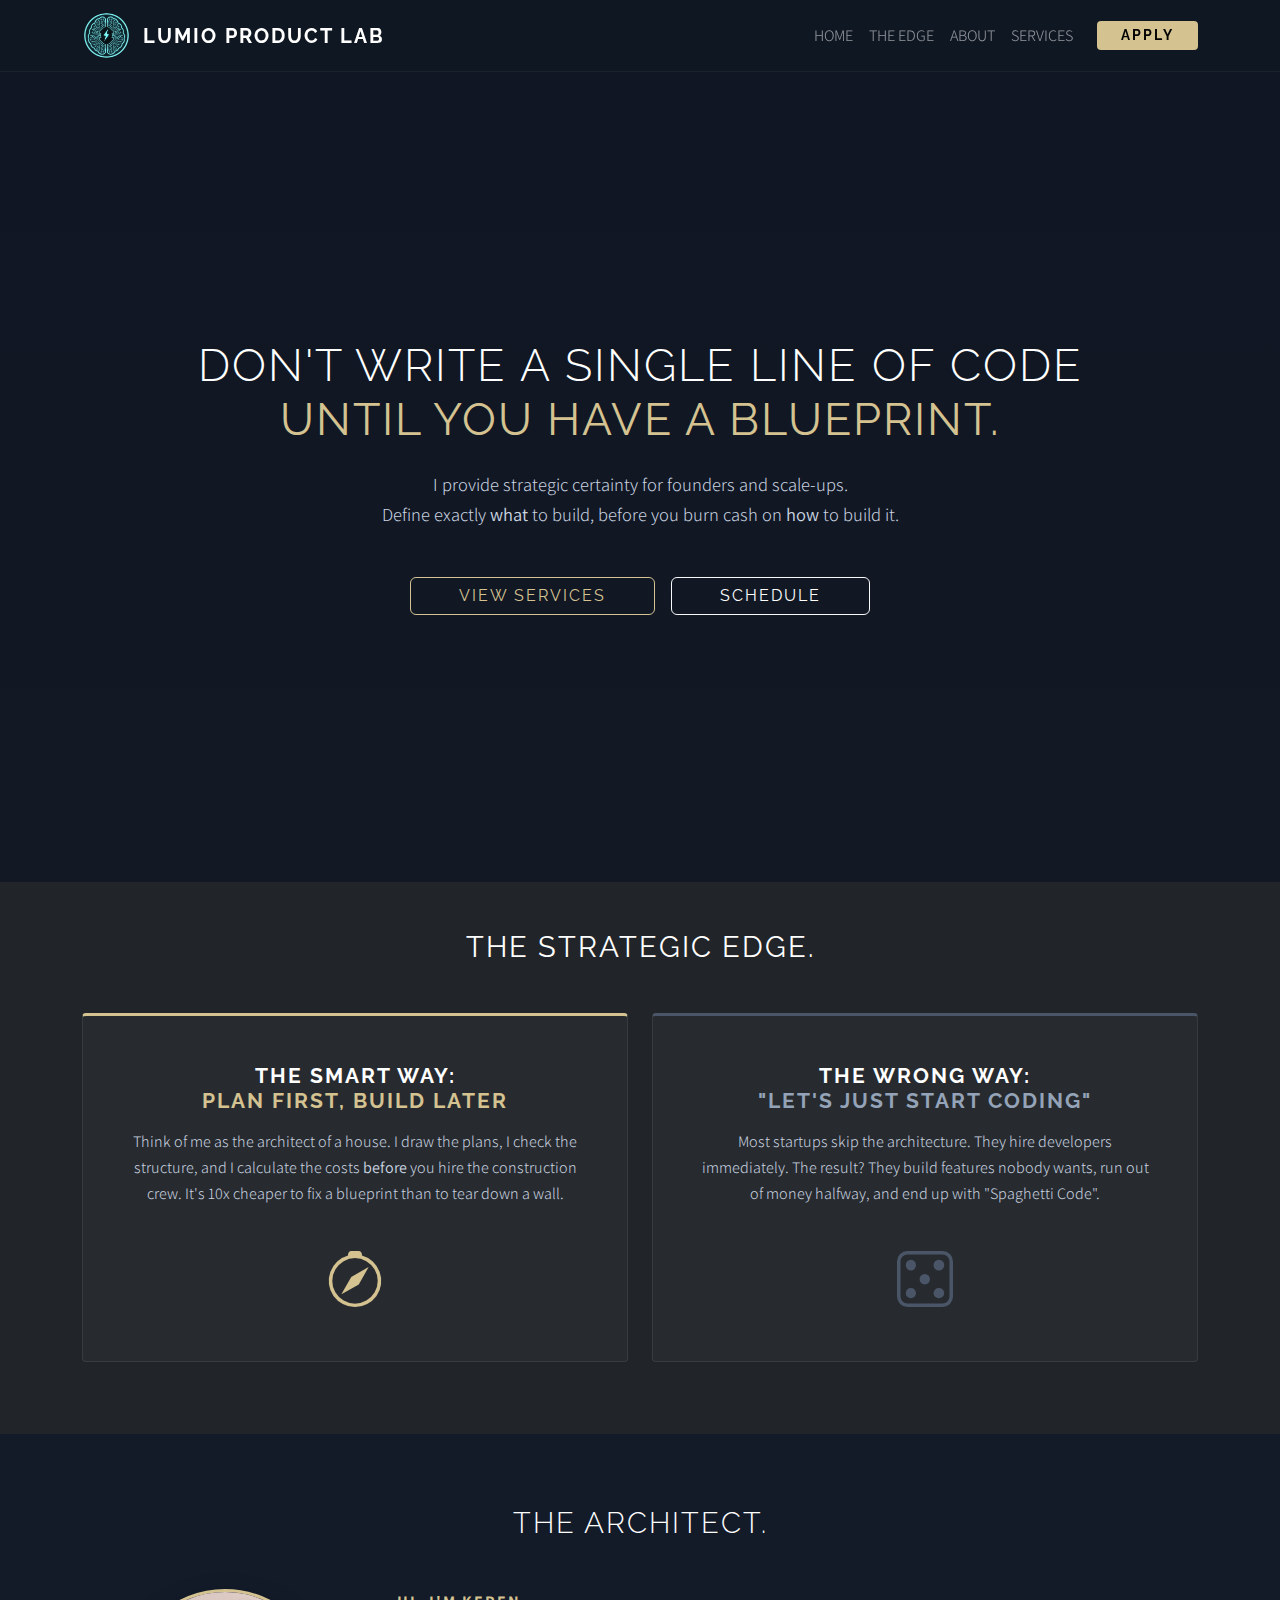
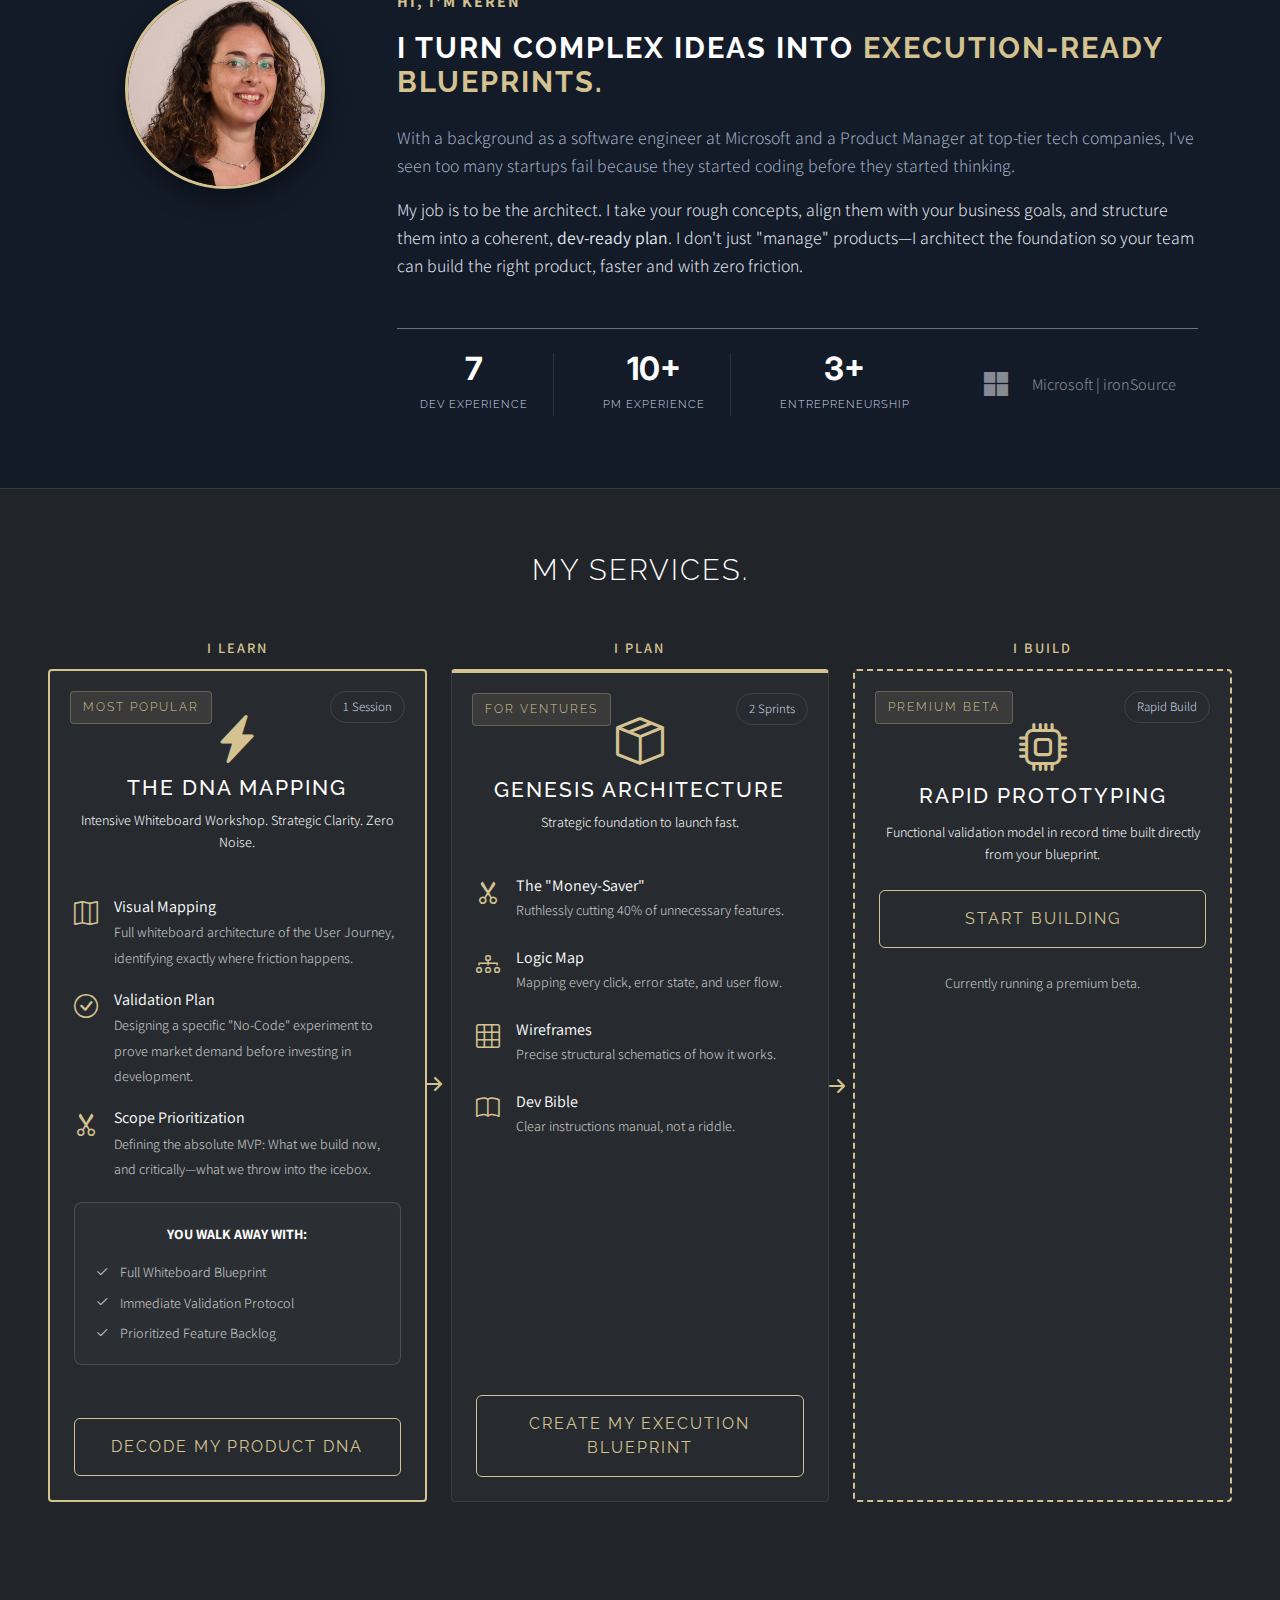
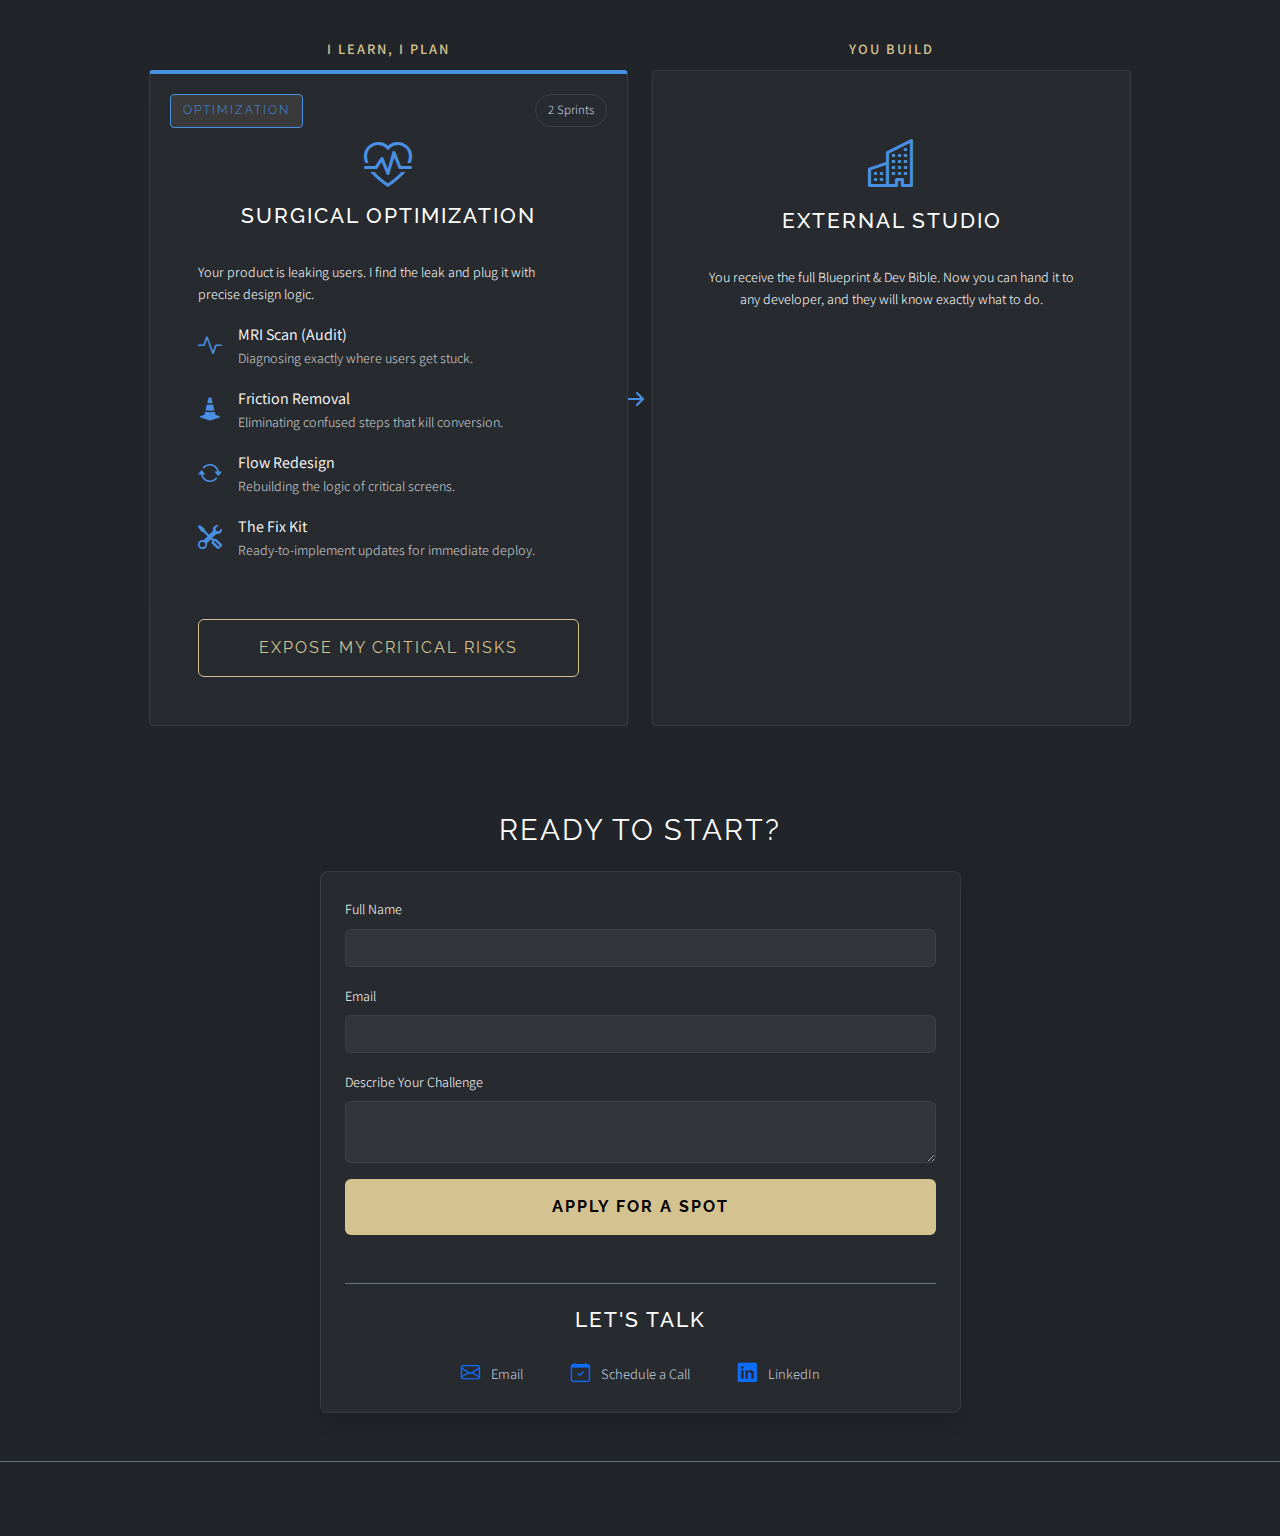
<file: index.html>
<!DOCTYPE html>
<html lang="en">
<head>
    <meta charset="UTF-8">
    <meta name="viewport" content="width=device-width, initial-scale=1.0">
    <title>Lumio Product Lab | Clarity Before Code</title>

    <link href="https://cdn.jsdelivr.net/npm/bootstrap@5.3.2/dist/css/bootstrap.min.css" rel="stylesheet">
    <link rel="stylesheet" href="https://cdn.jsdelivr.net/npm/bootstrap-icons@1.11.1/font/bootstrap-icons.css">

    <link rel="preconnect" href="https://fonts.googleapis.com">
    <link rel="preconnect" href="https://fonts.gstatic.com" crossorigin>
    <link href="https://fonts.googleapis.com/css2?family=Assistant:wght@300;400;600&family=Inter:wght@300;400;500;700&family=Raleway:wght@300;400;500;600&display=swap" rel="stylesheet">

    <style>
        :root {
            --bg-color: #0f1623; 
            --card-bg: rgba(255, 255, 255, 0.03); 
            --accent-color: #d4c291; 
            --text-main: #f1f5f9; 
            --text-muted: #cbd5e1; 
        }

        html { scroll-behavior: smooth; }
        section { scroll-margin-top: 60px; }

        body {
            background-color: var(--bg-color);
            color: var(--text-main);
            font-family: 'Assistant', sans-serif; 
            font-weight: 300;
            line-height: 1.6;
        }

        h1, h2, h3, .navbar-brand, .btn, .badge-corner {
            font-family: 'Raleway', sans-serif; 
            text-transform: uppercase;
            letter-spacing: 2px;
            color: #fff;
        }
        
        h1 { font-weight: 300; font-size: 2.8rem !important; } 
        h2 { font-weight: 400; font-size: 1.8rem !important; }
        h3 { font-weight: 500; font-size: 1.3rem !important; }

        .card {
            background-color: var(--card-bg);
            border: 1px solid rgba(255, 255, 255, 0.08);
            border-radius: 4px;
            height: 100%;
            position: relative;
            transition: transform 0.4s ease, border-color 0.4s ease;
            display: flex;
            flex-direction: column;
            overflow: visible;
        }
        .card:hover { transform: translateY(-5px); border-color: var(--accent-color); }

        /* העלמת סקרול בר של קלנדלי */
        .calendly-inline-widget::-webkit-scrollbar { display: none; }
        .calendly-inline-widget { -ms-overflow-style: none; scrollbar-width: none; }

        @media (min-width: 1200px) {
            .arrow-step::after {
                content: "\F135"; 
                font-family: "bootstrap-icons";
                position: absolute;
                right: -25px; 
                top: 50%;
                transform: translateY(-50%);
                font-size: 2rem;
                color: var(--accent-color);
                z-index: 1000;
            }
            .surgical-arrow-fix::after {
                content: "\F135"; 
                font-family: "bootstrap-icons";
                position: absolute;
                right: -25px;
                top: 50%;
                transform: translateY(-50%);
                font-size: 2rem;
                color: #4a90e2;
                z-index: 1000;
            }
        }

        @media (max-width: 1199px) {
            .arrow-step::after, .surgical-arrow-fix::after {
                content: "\F128"; 
                font-family: "bootstrap-icons";
                position: absolute;
                bottom: -35px;
                left: 50%;
                transform: translateX(-50%);
                font-size: 2rem;
                z-index: 1000;
            }
            .arrow-step::after { color: var(--accent-color); }
            .surgical-arrow-fix::after { color: #4a90e2; }
        }

        .deliverables-box {
            border: 1px solid rgba(255, 255, 255, 0.15);
            background-color: rgba(255, 255, 255, 0.02);
            border-radius: 8px;
            padding: 20px;
            margin: 20px 0;
            text-align: left;
        }

        .step-label { color: var(--accent-color); font-weight: 600; font-size: 0.9rem; letter-spacing: 2px; margin-bottom: 10px; display: block; }
        .badge-corner { position: absolute; top: 20px; left: 20px; background-color: rgba(212, 194, 145, 0.1) !important; color: var(--accent-color) !important; border: 1px solid rgba(212, 194, 145, 0.3); font-size: 0.75rem; padding: 6px 12px; border-radius: 4px; }
        .time-corner { position: absolute; top: 20px; right: 20px; color: var(--text-muted); font-size: 0.8rem; border: 1px solid rgba(255,255,255,0.1); padding: 5px 12px; border-radius: 50px; }
        
        .stat-block { text-align: center; padding-right: 25px; margin-right: 25px; border-right: 1px solid rgba(255,255,255,0.1); }
        .stat-block:last-child { border-right: none; }
        .stat-num { font-family: 'Inter', sans-serif; font-weight: 700; font-size: 2rem; color: #fff; line-height: 1; display: block; margin-bottom: 5px; }
        .stat-title { font-family: 'Raleway', sans-serif; font-size: 0.7rem; letter-spacing: 1px; color: var(--text-muted); text-transform: uppercase; }

        .profile-img-circle-container { width: 200px; height: 200px; border-radius: 50%; overflow: hidden; border: 3px solid var(--accent-color); box-shadow: 0 10px 25px rgba(0,0,0,0.4); }
        .profile-img-circle { width: 100%; height: 100%; object-fit: cover; object-position: top center; }
        
        .hero-section { background: linear-gradient(to bottom, rgba(15, 22, 35, 0.95), rgba(15, 22, 35, 0.85)), url('https://picsum.photos/1920/1080?random=3&blur=2'); background-size: cover; }
        .form-control { background-color: rgba(255,255,255,0.05); border-color: rgba(255,255,255,0.1); color: #fff; }

        .btn-primary {
            background-color: transparent;
            border: 1px solid var(--accent-color);
            color: var(--accent-color);
        }
        .btn-primary:hover {
            background-color: var(--accent-color);
            color: var(--bg-color) !important; 
            border-color: var(--accent-color);
            box-shadow: 0 0 15px rgba(212, 194, 145, 0.3);
        }
    </style>
</head>
<body class="bg-dark text-light">

    <nav class="navbar navbar-expand-lg navbar-dark sticky-top" style="background-color: rgba(15, 22, 35, 0.95); border-bottom: 1px solid rgba(255,255,255,0.05); backdrop-filter: blur(10px);">
        <div class="container">
            <a class="navbar-brand fw-bold d-flex align-items-center" href="#">
                <img src="linkedinlogo5.png" alt="Lumio Logo" style="height: 45px; margin-right: 12px; border-radius: 50%;"> LUMIO PRODUCT LAB
            </a>
            <button class="navbar-toggler" type="button" data-bs-toggle="collapse" data-bs-target="#navbarNav"><span class="navbar-toggler-icon"></span></button>
            <div class="collapse navbar-collapse" id="navbarNav">
                <ul class="navbar-nav ms-auto align-items-center"> 
                    <li class="nav-item"><a class="nav-link" href="#home">HOME</a></li>
                    <li class="nav-item"><a class="nav-link" href="#edge">THE EDGE</a></li>
                    <li class="nav-item"><a class="nav-link" href="#about">ABOUT</a></li>
                    <li class="nav-item"><a class="nav-link" href="#services">SERVICES</a></li>
                    <li class="nav-item"><a class="btn btn-sm px-4 ms-3" href="#contact" style="background-color: var(--accent-color); color: #000; font-weight: 700; border: none;">APPLY</a></li>
                </ul>
            </div>
        </div>
    </nav>

    <header id="home" class="hero-section text-center d-flex align-items-center" style="min-height: 90vh;">
        <div class="container py-5">
            <h1 class="mb-4">Don't write a single line of code<br><span style="color: var(--accent-color); font-weight: 400;">Until you have a blueprint.</span></h1>
            <p class="lead mb-5" style="color: var(--text-muted); max-width: 800px; margin: 0 auto; font-size: 1.15rem; line-height: 1.6;">
                I provide strategic certainty for founders and scale-ups.<br>
                Define exactly <strong>what</strong> to build, before you burn cash on <strong>how</strong> to build it.
            </p>
            <div class="d-flex justify-content-center gap-3"><a href="#services" class="btn btn-primary px-5">VIEW SERVICES</a><a href="#contact" class="btn btn-outline-light px-5">SCHEDULE</a></div>
        </div>
    </header>

    <section id="edge" class="py-5">
        <div class="container">
            <h2 class="text-center mb-5">THE STRATEGIC EDGE.</h2>
            <div class="row justify-content-center"> 
                <div class="col-md-6 mb-4">
                    <div class="p-5 h-100 text-center card shadow-none" style="border-top: 3px solid var(--accent-color);">
                        <h3 class="fw-bold mb-3 text-white">The Smart Way: <br><span style="color: var(--accent-color)">Plan First, Build Later</span></h3>
                        <p style="color: var(--text-muted);">Think of me as the architect of a house. I draw the plans, I check the structure, and I calculate the costs <strong>before</strong> you hire the construction crew. It's 10x cheaper to fix a blueprint than to tear down a wall.</p>
                        <div class="text-center mt-4"><i class="bi bi-compass display-4" style="color:var(--accent-color)!important"></i></div>
                    </div>
                </div>
                <div class="col-md-6 mb-4">
                      <div class="p-5 h-100 text-center card shadow-none" style="border-top: 3px solid #4a5568;">
                        <h3 class="fw-bold mb-3 text-white">The Wrong Way: <br><span style="color: #94a3b8">"Let's Just Start Coding"</span></h3>
                        <p style="color: var(--text-muted);">Most startups skip the architecture. They hire developers immediately. The result? They build features nobody wants, run out of money halfway, and end up with "Spaghetti Code".</p>
                        <div class="text-center mt-4"><i class="bi bi-dice-5 display-4" style="color: #4a5568;"></i></div>
                    </div>
                </div>
            </div>
        </div>
    </section>

    <section id="about" class="py-5" style="background-color: #131b29;">
        <div class="container py-lg-4">
            <h2 class="text-center mb-5 display-5">THE ARCHITECT.</h2>
            <div class="row align-items-start gx-5">
                <div class="col-lg-3 text-center mb-4 text-lg-end"><div class="profile-img-circle-container d-inline-block"><img src="profile.jpg" alt="Keren" class="profile-img-circle"></div></div>
                <div class="col-lg-9 ps-lg-5"> 
                    <span style="color: var(--accent-color); font-weight: 700; letter-spacing: 2px;">HI, I'M KEREN</span>
                    <h2 class="fw-bold mt-3 mb-4 text-white">I turn complex ideas into <span style="color: var(--accent-color);">execution-ready blueprints.</span></h2>
                    <p class="mb-3" style="color: #a0aec0; font-size: 1.1rem;">With a background as a software engineer at Microsoft and a Product Manager at top-tier tech companies, I've seen too many startups fail because they started coding before they started thinking.</p>
                    <p class="mb-5" style="color: #e2e8f0; line-height: 1.6; font-size: 1.1rem;">My job is to be the architect. I take your rough concepts, align them with your business goals, and structure them into a coherent, <strong>dev-ready plan</strong>. I don't just "manage" products—I architect the foundation so your team can build the right product, faster and with zero friction.</p>
                    <div class="mt-2 pt-4 border-top border-secondary d-flex flex-wrap justify-content-center gap-4 text-center">
                        <div class="stat-block"><span class="stat-num">7</span><span class="stat-title">DEV EXPERIENCE</span></div>
                        <div class="stat-block"><span class="stat-num">10+</span><span class="stat-title">PM EXPERIENCE</span></div>
                        <div class="stat-block" style="border:none"><span class="stat-num">3+</span><span class="stat-title">ENTREPRENEURSHIP</span></div>
                        <div class="d-flex gap-4 align-items-center opacity-50"><i class="bi bi-microsoft fs-4"></i> Microsoft | ironSource</div>
                    </div>
                </div>
            </div>
        </div>
    </section>

    <section id="services" class="py-5" style="border-top: 1px solid rgba(255,255,255,0.1);">
        <div class="container-fluid px-lg-5 text-center">
            <h2 class="display-5 mb-5 pt-3">MY SERVICES.</h2>

            <div class="row g-4 mb-5">
                <div class="col-xl-4 col-lg-12 mb-4">
                    <div class="text-center mb-2"><span class="step-label">I LEARN</span></div>
                    <div class="card p-4 arrow-step" style="border: 2px solid var(--accent-color);">
                        <span class="badge-corner">MOST POPULAR</span><span class="time-corner">1 Session</span>
                        <div class="text-center mt-3 mb-4"><i class="bi bi-lightning-charge-fill display-5" style="color:var(--accent-color)"></i><h3 class="text-white mt-2">THE DNA MAPPING</h3><p class="small text-white opacity-90">Intensive Whiteboard Workshop. Strategic Clarity. Zero Noise.</p></div>
                        <div class="row gy-3 text-start">
                            <div class="col-12 d-flex gap-3"><i class="bi bi-map text-primary fs-4" style="color:var(--accent-color)!important"></i><div><strong class="text-white d-block">Visual Mapping</strong><small class="text-white opacity-75">Full whiteboard architecture of the User Journey, identifying exactly where friction happens.</small></div></div>
                            <div class="col-12 d-flex gap-3"><i class="bi bi-check-circle text-primary fs-4" style="color:var(--accent-color)!important"></i><div><strong class="text-white d-block">Validation Plan</strong><small class="text-white opacity-75">Designing a specific "No-Code" experiment to prove market demand before investing in development.</small></div></div>
                            <div class="col-12 d-flex gap-3"><i class="bi bi-scissors text-primary fs-4" style="color:var(--accent-color)!important"></i><div><strong class="text-white d-block">Scope Prioritization</strong><small class="text-white opacity-75">Defining the absolute MVP: What we build now, and critically—what we throw into the icebox.</small></div></div>
                        </div>
                        <div class="deliverables-box">
                            <p class="text-white fw-bold small text-center mb-3">YOU WALK AWAY WITH:</p>
                            <ul class="list-unstyled mb-0 small text-white opacity-75 text-start">
                                <li class="mb-2"><i class="bi bi-check2 me-2"></i> Full Whiteboard Blueprint</li>
                                <li class="mb-2"><i class="bi bi-check2 me-2"></i> Immediate Validation Protocol</li>
                                <li><i class="bi bi-check2 me-2"></i> Prioritized Feature Backlog</li>
                            </ul>
                        </div>
                        <a href="#contact" class="btn btn-primary w-100 py-3 mt-auto">DECODE MY PRODUCT DNA</a>
                    </div>
                </div>

                <div class="col-xl-4 col-lg-12 mb-4">
                    <div class="text-center mb-2"><span class="step-label">I PLAN</span></div>
                    <div class="card p-4 arrow-step" style="border-top: 4px solid var(--accent-color);">
                        <span class="badge-corner">FOR VENTURES</span><span class="time-corner">2 Sprints</span>
                        <div class="text-center mt-3 mb-4"><i class="bi bi-box-seam display-5" style="color:var(--accent-color)"></i><h3 class="text-white mt-2">GENESIS ARCHITECTURE</h3><p class="small text-white opacity-90">Strategic foundation to launch fast.</p></div>
                        <div class="row gy-4 mb-4 text-start">
                            <div class="col-12 d-flex gap-3"><i class="bi bi-scissors text-primary fs-4" style="color:var(--accent-color)!important"></i><div><strong class="text-white">The "Money-Saver"</strong><small class="text-white opacity-75 d-block">Ruthlessly cutting 40% of unnecessary features.</small></div></div>
                            <div class="col-12 d-flex gap-3"><i class="bi bi-diagram-3 text-primary fs-4" style="color:var(--accent-color)!important"></i><div><strong class="text-white">Logic Map</strong><small class="text-white opacity-75 d-block">Mapping every click, error state, and user flow.</small></div></div>
                            <div class="col-12 d-flex gap-3"><i class="bi bi-grid-3x3 text-primary fs-4" style="color:var(--accent-color)!important"></i><div><strong class="text-white">Wireframes</strong><small class="text-white opacity-75 d-block">Precise structural schematics of how it works.</small></div></div>
                            <div class="col-12 d-flex gap-3"><i class="bi bi-book text-primary fs-4" style="color:var(--accent-color)!important"></i><div><strong class="text-white">Dev Bible</strong><small class="text-white opacity-75 d-block">Clear instructions manual, not a riddle.</small></div></div>
                        </div>
                        <a href="#contact" class="btn btn-primary w-100 py-3 mt-auto">CREATE MY EXECUTION BLUEPRINT</a>
                    </div>
                </div>

                <div class="col-xl-4 col-lg-12 mb-4">
                    <div class="text-center mb-2"><span class="step-label">I BUILD</span></div>
                    <div class="card p-4 text-center" style="border: 2px dashed var(--accent-color); display: flex; flex-direction: column;">
                        <span class="badge-corner">PREMIUM BETA</span><span class="time-corner">Rapid Build</span>
                        <div class="mb-4 mt-4"><i class="bi bi-cpu display-5" style="color:var(--accent-color)"></i><h3 class="text-white mt-2">RAPID PROTOTYPING</h3></div>
                        <div style="margin-top: -20px; margin-bottom: auto;">
                            <p class="small text-white opacity-90 mb-4">Functional validation model in record time built directly from your blueprint.</p>
                            <a href="#contact" class="btn btn-primary w-100 py-3">START BUILDING</a>
                            <p class="small text-white opacity-75 mt-4">Currently running a premium beta.</p>
                        </div>
                    </div>
                </div>
            </div>

            <div class="py-5"></div>

            <div class="row g-4 justify-content-center">
                <div class="col-xl-5 col-lg-12 mb-4">
                    <div class="text-center mb-2"><span class="step-label">I LEARN, I PLAN</span></div>
                    <div class="card p-5 surgical-arrow-fix" style="border-top: 4px solid #4a90e2;">
                        <span class="badge-corner" style="color:#4a90e2!important; border-color:#4a90e2">OPTIMIZATION</span><span class="time-corner">2 Sprints</span>
                        <div class="text-center mt-3 mb-4"><i class="bi bi-heart-pulse display-5" style="color:#4a90e2"></i><h3 class="text-white mt-2">SURGICAL OPTIMIZATION</h3></div>
                        <p class="small text-white opacity-90 text-start">Your product is leaking users. I find the leak and plug it with precise design logic.</p>
                        <div class="row gy-3 mb-4 text-start">
                            <div class="col-12 d-flex gap-3"><i class="bi bi-activity fs-4 mt-1" style="color:#4a90e2"></i><div><strong class="text-white">MRI Scan (Audit)</strong><small class="text-white opacity-75 d-block">Diagnosing exactly where users get stuck.</small></div></div>
                            <div class="col-12 d-flex gap-3"><i class="bi bi-cone-striped fs-4 mt-1" style="color:#4a90e2"></i><div><strong class="text-white">Friction Removal</strong><small class="text-white opacity-75 d-block">Eliminating confused steps that kill conversion.</small></div></div>
                            <div class="col-12 d-flex gap-3"><i class="bi bi-arrow-repeat fs-4 mt-1" style="color:#4a90e2"></i><div><strong class="text-white">Flow Redesign</strong><small class="text-white opacity-75 d-block">Rebuilding the logic of critical screens.</small></div></div>
                            <div class="col-12 d-flex gap-3"><i class="bi bi-tools fs-4 mt-1" style="color:#4a90e2"></i><div><strong class="text-white">The Fix Kit</strong><small class="text-white opacity-75 d-block">Ready-to-implement updates for immediate deploy.</small></div></div>
                        </div>
                        <a href="#contact" class="btn btn-primary w-100 py-3 mt-auto">EXPOSE MY CRITICAL RISKS</a>
                    </div>
                </div>

                <div class="col-xl-5 col-lg-12 mb-4">
                    <div class="text-center mb-2"><span class="step-label">YOU BUILD</span></div>
                    <div class="card p-5">
                        <div class="text-center mt-3 mb-4"><i class="bi bi-buildings display-5" style="color:#4a90e2"></i><h3 class="text-white mt-3">EXTERNAL STUDIO</h3></div>
                        <p class="small text-white opacity-90 mb-5 text-center">You receive the full Blueprint & Dev Bible. Now you can hand it to any developer, and they will know exactly what to do.</p>
                    </div>
                </div>
            </div>
        </div>
    </section>

<section id="contact" class="py-5">
        <div class="container">
            <h2 class="text-center mb-4">READY TO START?</h2>
            <div class="row justify-content-center">
                <div class="col-md-7">
                    <form action="#" method="POST" class="p-4 rounded-3 card shadow"> 
                        <div class="mb-3"><label class="form-label text-white small">Full Name</label><input type="text" class="form-control" required></div>
                        <div class="mb-3"><label class="form-label text-white small">Email</label><input type="email" class="form-control" required></div>
                        <div class="mb-3"><label class="form-label text-white small">Describe Your Challenge</label><textarea class="form-control" rows="2" required></textarea></div>
                        <button type="submit" class="btn btn-primary w-100 py-3 mb-5" style="background-color: var(--accent-color); color: #000; border: none; font-weight: 700;">APPLY FOR A SPOT</button>
                        
                        <div class="text-center border-top border-secondary pt-4">
                            <h3 class="text-white mb-4" style="font-size: 1.5rem; letter-spacing: 2px;">LET'S TALK</h3>
                            <div class="contact-details d-flex justify-content-center flex-wrap gap-5">
                                <div class="contact-item">
                                    <i class="bi bi-envelope text-primary" style="font-size: 1.2rem; margin-right: 8px;"></i>
                                    <a href="mailto:lumioproductlab@gmail.com" style="color: var(--text-muted); text-decoration: none; font-size: 0.9rem;">Email</a>
                                </div>
                                <div class="contact-item">
                                    <i class="bi bi-calendar-check text-primary" style="font-size: 1.2rem; margin-right: 8px;"></i>
                                    <a href="https://calendly.com/lumioproductlab/30min" target="_blank" style="color: var(--text-muted); text-decoration: none; font-size: 0.9rem;">Schedule a Call</a>
                                </div>
                                <div class="contact-item">
                                    <i class="bi bi-linkedin text-primary" style="font-size: 1.2rem; margin-right: 8px;"></i>
                                    <a href="https://www.linkedin.com/company/keren-kalev-levy-group" target="_blank" style="color: var(--text-muted); text-decoration: none; font-size: 0.9rem;">LinkedIn</a>
                                </div>
                            </div>
                        </div>
                    </form>
                </div>
            </div>
        </div>
    </section>

    <footer class="py-4 text-center border-top border-secondary">
        <small class="text-muted">&copy; 2025 Lumio Product Lab. All Rights Reserved.</small>
    </footer>

    <script src="https://cdn.jsdelivr.net/npm/bootstrap@5.3.2/dist/js/bootstrap.bundle.min.js"></script>
</body>
</html>
</file>
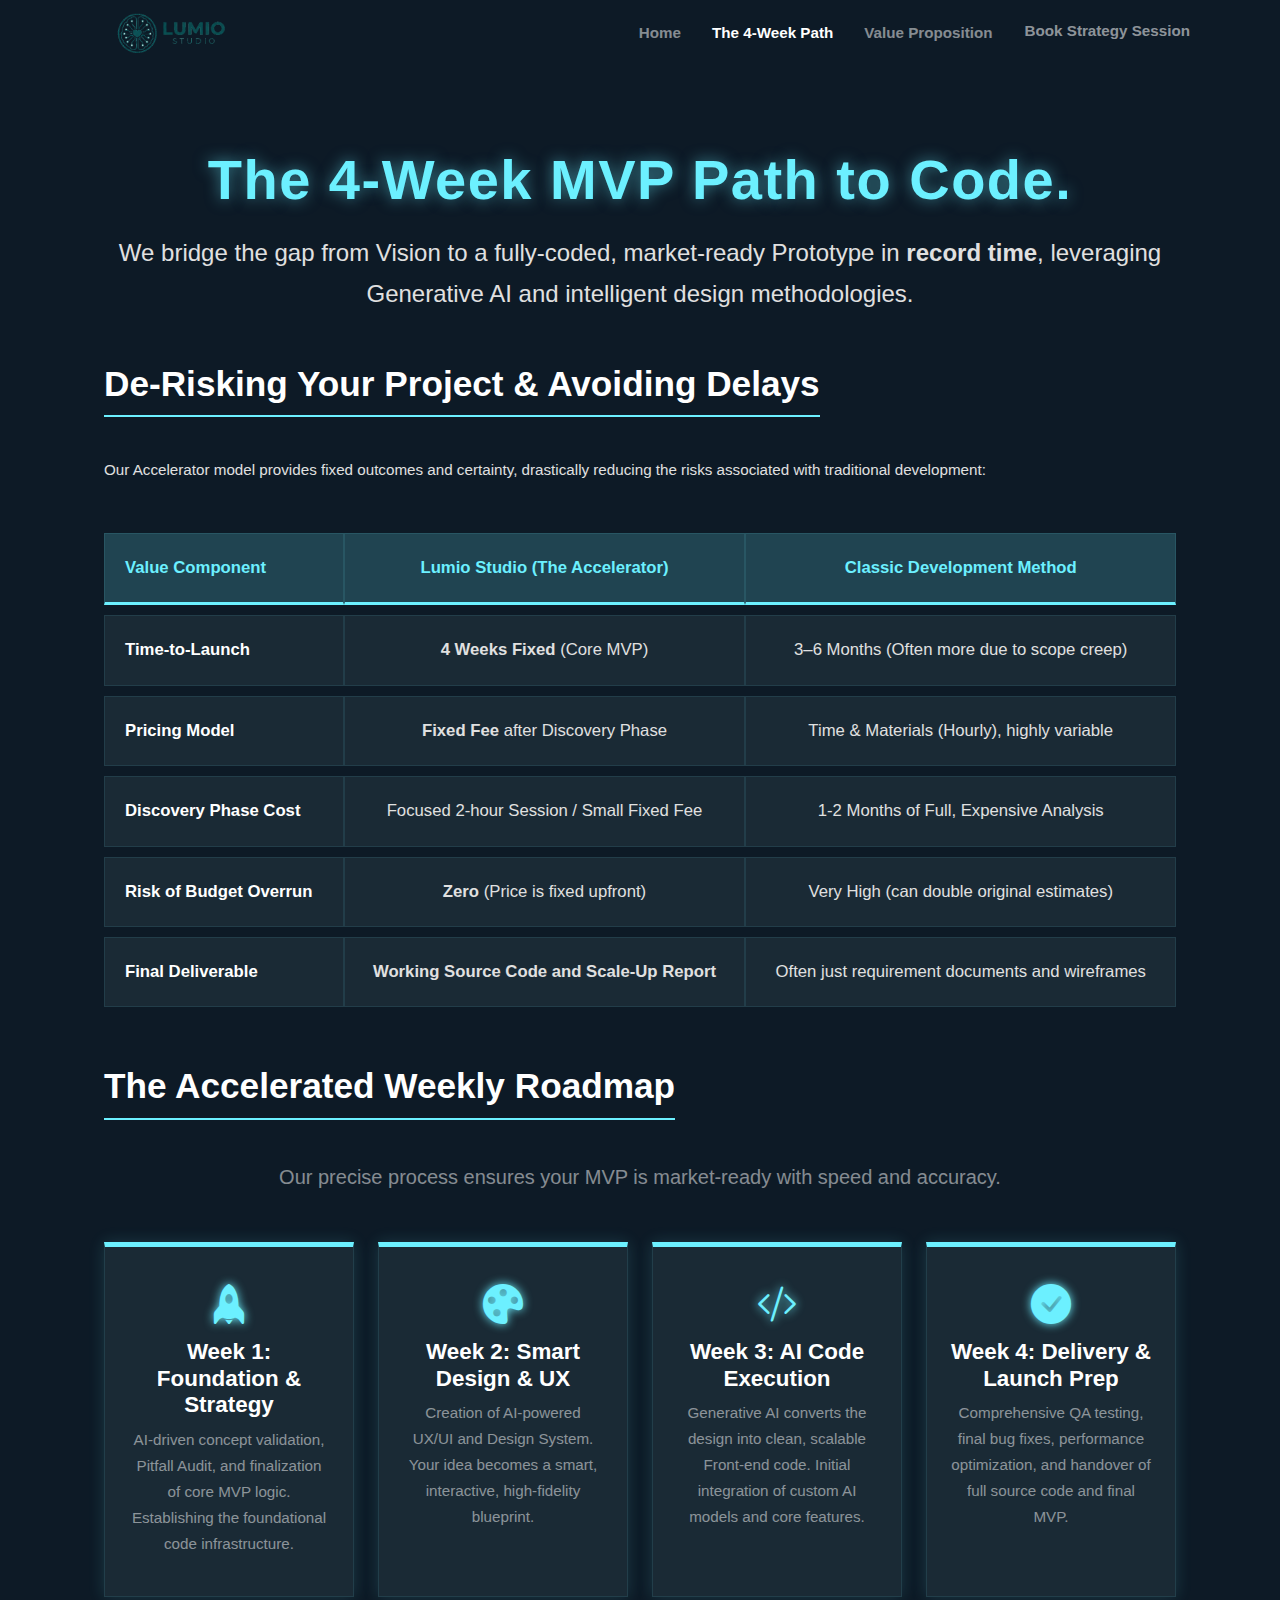
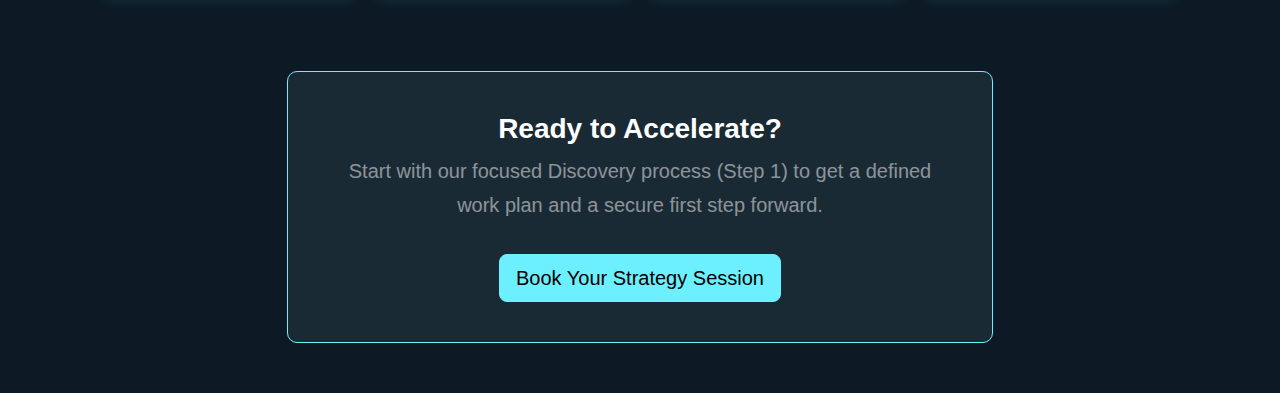
<file: 4-weeks-path.html>
<!DOCTYPE html>
<html lang="en">
<head>
    <meta charset="UTF-8">
    <meta name="viewport" content="width=device-width, initial-scale=1.0">
    <title>The 4-Week MVP Path - Lumio Studio</title>
    <!-- Bootstrap 5 -->
    <link href="https://cdn.jsdelivr.net/npm/bootstrap@5.3.2/dist/css/bootstrap.min.css" rel="stylesheet">
    <!-- Bootstrap Icons -->
    <link rel="stylesheet" href="https://cdn.jsdelivr.net/npm/bootstrap-icons@1.11.1/font/bootstrap-icons.css">
    <!-- Montserrat Font -->
    <link href="https://fonts.googleapis.com/css2?family=Montserrat:wght@400;700;900&display=swap" rel="stylesheet">
    <!-- Custom CSS (lumio.css) -->
    <link rel="stylesheet" href="lumio.css">
    
    <style>
        /* Specific Styles for the 4-Week Path Page */
        body {
            background-color: #0d1a26; /* Dark background matching the Navbar */
            color: #E0E0E0;
            font-family: 'Montserrat', sans-serif;
            line-height: 1.7;
        }

        .main-content {
            padding: 80px 5% 50px;
            max-width: 1200px;
            margin: auto;
            text-align: left;
        }

        /* Neon Headers */
        .neon-header {
            font-size: 3.5rem;
            font-weight: 900;
            color: #6cf0ff; /* Neon Cyan Color */
            text-shadow: 0 0 15px rgba(108, 240, 255, 0.5); 
            margin-bottom: 20px;
            letter-spacing: 1.5px;
            text-align: center;
        }

        .section-title {
            font-size: 2.2rem;
            font-weight: 700;
            color: #FFFFFF;
            margin-bottom: 40px;
            border-bottom: 2px solid #6cf0ff;
            padding-bottom: 10px;
            display: inline-block;
            text-align: left;
        }

        /* Comparison Table */
        .comparison-table {
            width: 100%;
            border-collapse: separate;
            border-spacing: 0 10px;
            margin: 40px 0;
            font-size: 1.1em;
            text-align: center;
        }

        .comparison-table th, .comparison-table td {
            padding: 20px;
            background-color: #1a2a35;
            border: 1px solid rgba(108, 240, 255, 0.1);
        }

        .comparison-table th {
            background-color: rgba(108, 240, 255, 0.2);
            color: #6cf0ff;
            font-weight: 700;
            text-align: center;
            border-bottom: 3px solid #6cf0ff;
        }
        
        .comparison-table td:first-child {
            font-weight: bold;
            color: #FFFFFF;
            text-align: left;
        }
        
        /* 4-Week Cards */
        .week-card {
            background-color: #1a2a35;
            border: 1px solid rgba(108, 240, 255, 0.1);
            border-top: 5px solid #6cf0ff; /* Neon top border */
            height: 100%;
            box-shadow: 0 0 15px rgba(108, 240, 255, 0.15);
        }
        
        .week-card i {
            color: #6cf0ff;
            font-size: 2.5rem;
            margin-bottom: 15px;
            text-shadow: 0 0 10px #6cf0ff;
        }
        
        .week-card h3 {
            color: #FFFFFF;
            font-weight: 700;
            font-size: 1.4rem;
        }

        .cta-box {
            background-color: #1a2a35;
            border: 1px solid #6cf0ff;
            padding: 40px;
            border-radius: 10px;
            margin-top: 50px;
            text-align: center;
        }
    </style>
</head>
<body>

    <!-- Navbar Structure (Matching index.html) -->
    <nav class="navbar navbar-expand-lg navbar-dark sticky-top" style="background-color: #0d1a26;">
        <div class="container">
            <a class="navbar-brand" href="index.html"><img src="logo1.png" alt="Lumio Studio Logo" style="height: 40px;"></a>
            <button class="navbar-toggler" type="button" data-bs-toggle="collapse" data-bs-target="#navbarNav" aria-controls="navbarNav" aria-expanded="false" aria-label="Toggle navigation">
                <span class="navbar-toggler-icon"></span>
            </button>
            <div class="collapse navbar-collapse" id="navbarNav">
                <ul class="navbar-nav ms-auto">
                    <li class="nav-item">
                        <a class="nav-link text-white-50" href="index.html#home">Home</a>
                    </li>
                    <li class="nav-item">
                        <a class="nav-link text-white" href="#">The 4-Week Path</a>
                    </li>
                    <li class="nav-item">
                        <a class="nav-link text-white-50" href="index.html#value">Value Proposition</a>
                    </li>
                    <li class="nav-item">
                        <a class="nav-link btn btn-sm btn-outline-primary ms-3" href="index.html#contact">Book Strategy Session</a>
                    </li>
                </ul>
            </div>
        </div>
    </nav>

    <div class="main-content">

        <h1 class="neon-header">The 4-Week MVP Path to Code.</h1>
        <p class="subtitle text-center fs-4">We bridge the gap from Vision to a fully-coded, market-ready Prototype in <strong>record time</strong>, leveraging Generative AI and intelligent design methodologies.</p>

        <!-- Risk Avoidance Section -->
        <div class="my-5">
            <h2 class="section-title">De-Risking Your Project & Avoiding Delays</h2>
            <p>Our Accelerator model provides fixed outcomes and certainty, drastically reducing the risks associated with traditional development:</p>

            <table class="comparison-table">
                <thead>
                    <tr>
                        <th style="text-align: left;">Value Component</th>
                        <th>Lumio Studio (The Accelerator)</th>
                        <th>Classic Development Method</th>
                    </tr>
                </thead>
                <tbody>
                    <tr><td><strong>Time-to-Launch</strong></td><td><strong>4 Weeks Fixed</strong> (Core MVP)</td><td>3–6 Months (Often more due to scope creep)</td></tr>
                    <tr><td><strong>Pricing Model</strong></td><td><strong>Fixed Fee</strong> after Discovery Phase</td><td>Time & Materials (Hourly), highly variable</td></tr>
                    <tr><td><strong>Discovery Phase Cost</strong></td><td>Focused 2-hour Session / Small Fixed Fee</td><td>1-2 Months of Full, Expensive Analysis</td></tr>
                    <tr><td><strong>Risk of Budget Overrun</strong></td><td><strong>Zero</strong> (Price is fixed upfront)</td><td>Very High (can double original estimates)</td></tr>
                    <tr><td><strong>Final Deliverable</strong></td><td><strong>Working Source Code and Scale-Up Report</strong></td><td>Often just requirement documents and wireframes</td></tr>
                </tbody>
            </table>
        </div>
        
        <!-- Weekly Breakdown Section -->
        <h2 class="section-title text-center">The Accelerated Weekly Roadmap</h2>
        <p class="text-center text-white-50 fs-5">Our precise process ensures your MVP is market-ready with speed and accuracy.</p>
        
        <div class="row text-center mt-5">
            
            <!-- Week 1 -->
            <div class="col-lg-3 col-md-6 mb-4">
                <div class="p-4 week-card">
                    <i class="bi bi-rocket-fill"></i>
                    <h3 class="fw-bold">Week 1: Foundation & Strategy</h3>
                    <p class="text-white-50">AI-driven concept validation, Pitfall Audit, and finalization of core MVP logic. Establishing the foundational code infrastructure.</p>
                </div>
            </div>
            
            <!-- Week 2 -->
            <div class="col-lg-3 col-md-6 mb-4">
                <div class="p-4 week-card">
                    <i class="bi bi-palette-fill"></i>
                    <h3 class="fw-bold">Week 2: Smart Design & UX</h3>
                    <p class="text-white-50">Creation of AI-powered UX/UI and Design System. Your idea becomes a smart, interactive, high-fidelity blueprint.</p>
                </div>
            </div>
            
            <!-- Week 3 -->
            <div class="col-lg-3 col-md-6 mb-4">
                <div class="p-4 week-card">
                    <i class="bi bi-code-slash"></i>
                    <h3 class="fw-bold">Week 3: AI Code Execution</h3>
                    <p class="text-white-50">Generative AI converts the design into clean, scalable Front-end code. Initial integration of custom AI models and core features.</p>
                </div>
            </div>
            
            <!-- Week 4 -->
            <div class="col-lg-3 col-md-6 mb-4">
                <div class="p-4 week-card">
                    <i class="bi bi-check-circle-fill"></i>
                    <h3 class="fw-bold">Week 4: Delivery & Launch Prep</h3>
                    <p class="text-white-50">Comprehensive QA testing, final bug fixes, performance optimization, and handover of full source code and final MVP.</p>
                </div>
            </div>
            
        </div>
        
        <!-- Call to Action (CTA) -->
        <div class="row justify-content-center">
            <div class="col-lg-8">
                <div class="cta-box">
                    <h3 class="text-white fw-bold">Ready to Accelerate?</h3>
                    <p class="text-white-50 fs-5">Start with our focused Discovery process (Step 1) to get a defined work plan and a secure first step forward.</p>
                    <a href="index.html#contact" class="btn btn-lg btn-primary primary-cta mt-3">Book Your Strategy Session</a>
                </div>
            </div>
        </div>

    </div>

    <!-- Add Bootstrap script at the end of the page -->
    <script src="https://cdn.jsdelivr.net/npm/bootstrap@5.3.2/dist/js/bootstrap.bundle.min.js"></script>

</body>
</html>
</file>
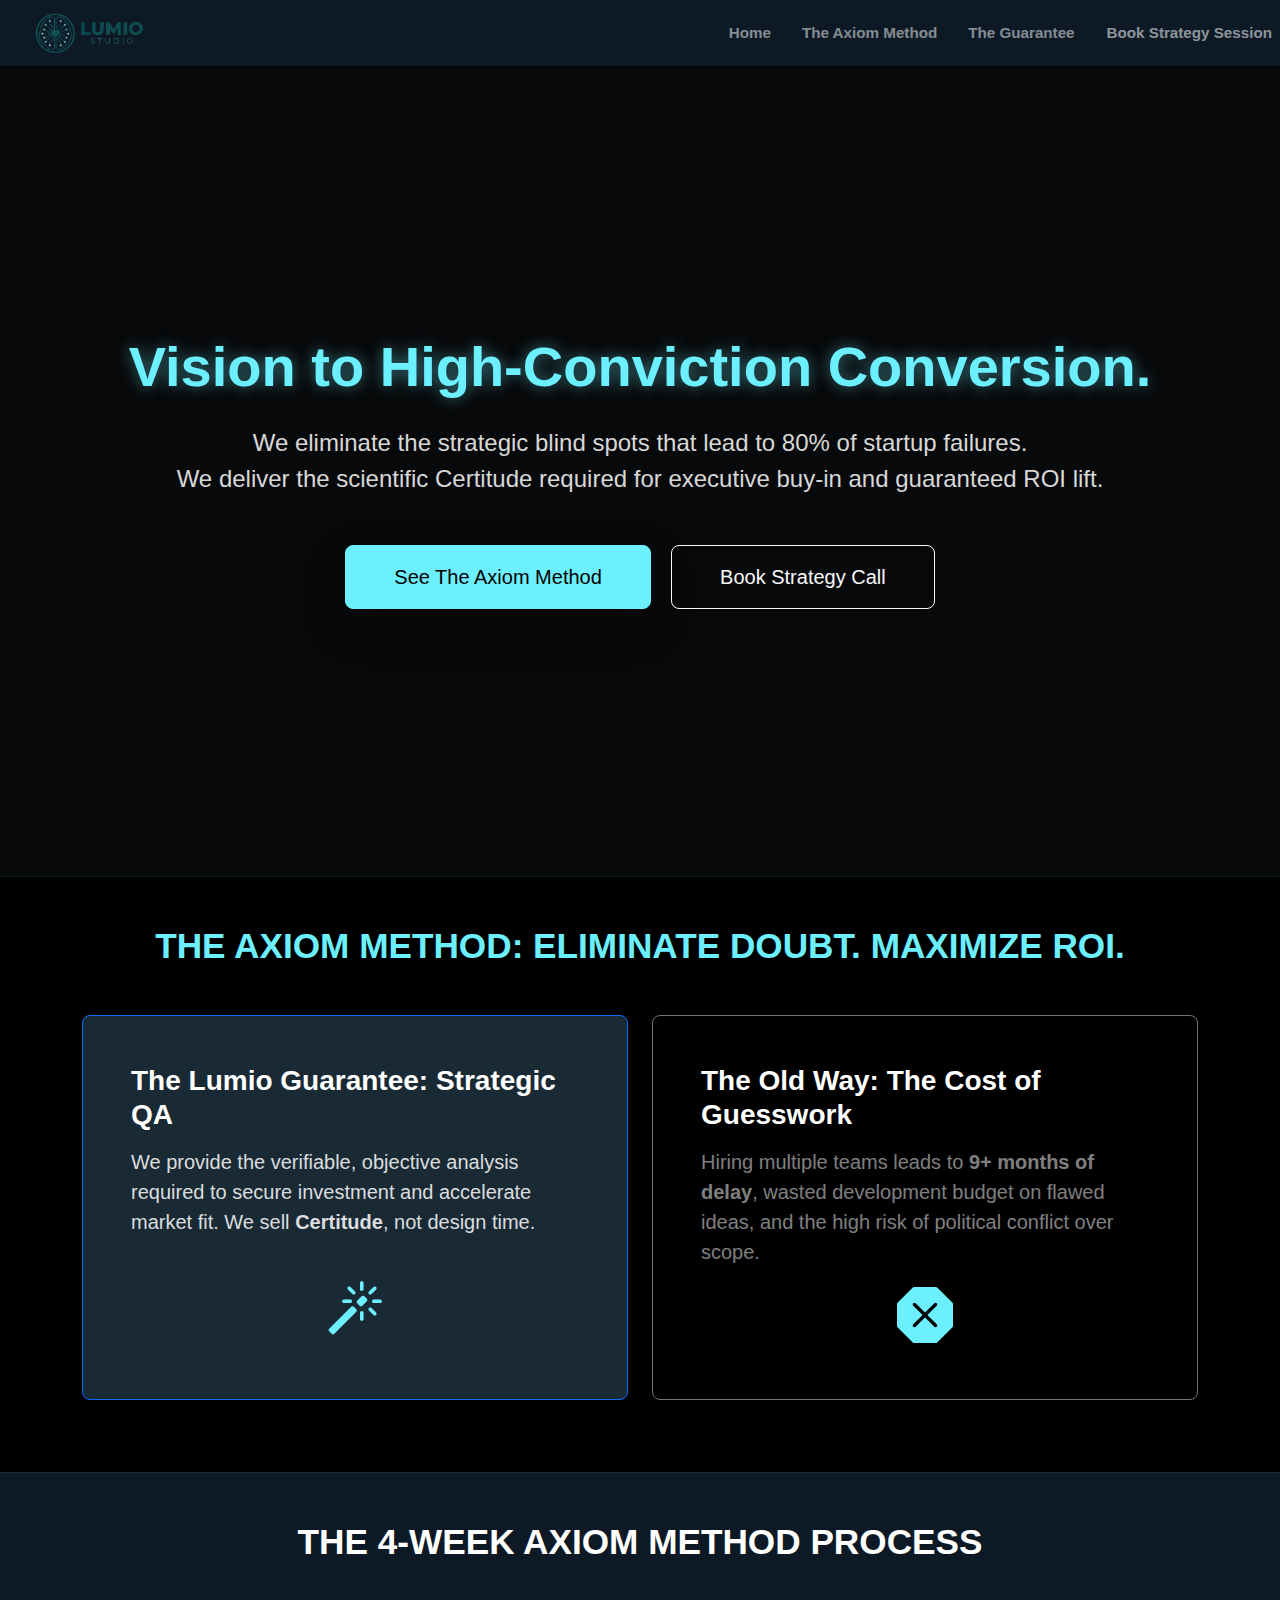
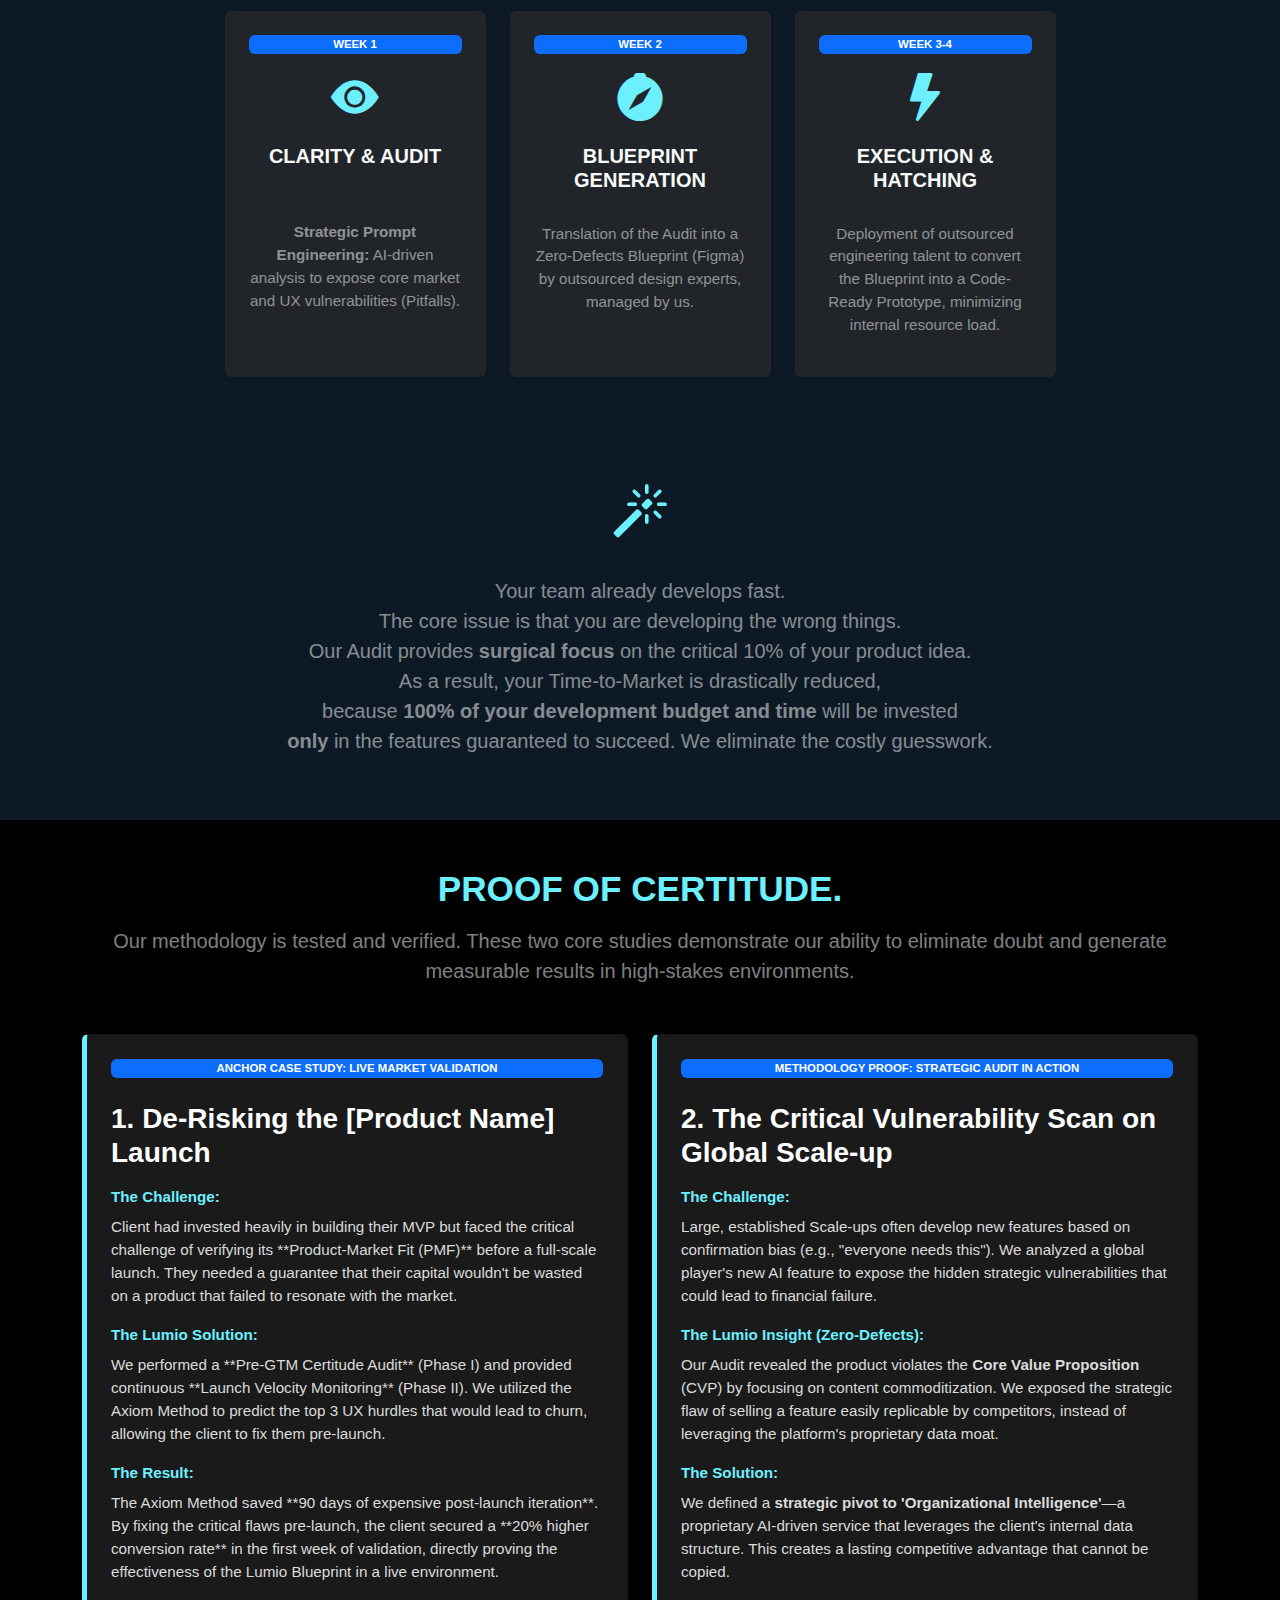
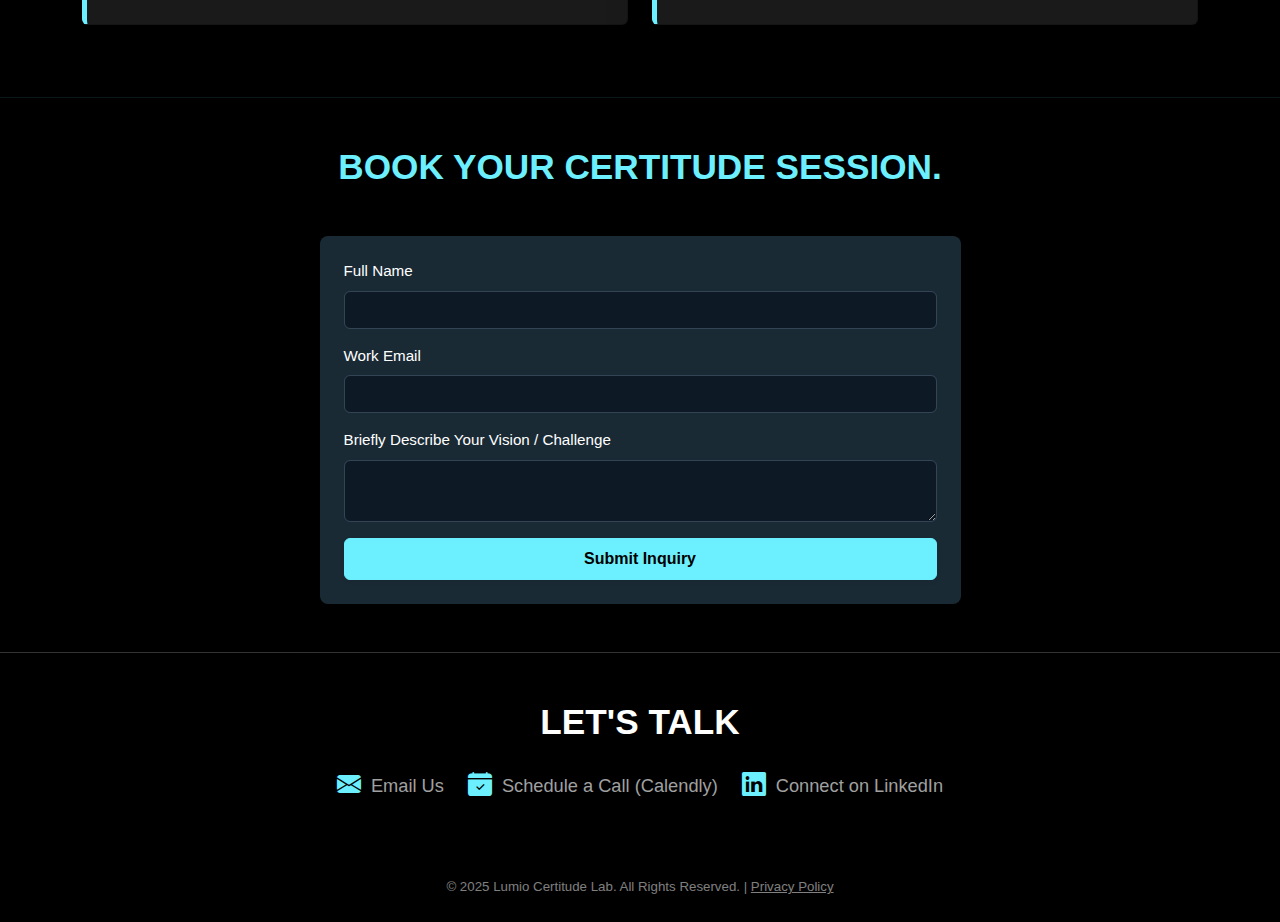
<file: index-FullAIConsultancy.html>
<!DOCTYPE html>
<html lang="en">
<head>
    <meta charset="UTF-8">
    <meta name="viewport" content="width=device-width, initial-scale=1.0">
    <title>Lumio Certitude Lab | The Axiom Method: Vision to High-Conviction Conversion</title>

    <link href="https://cdn.jsdelivr.net/npm/bootstrap@5.3.2/dist/css/bootstrap.min.css" rel="stylesheet">
    <link rel="stylesheet" href="https://cdn.jsdelivr.net/npm/bootstrap-icons@1.11.1/font/bootstrap-icons.css">

    <link rel="stylesheet" href="lumio.css"> 
</head>
<body class="bg-dark text-light">

    <nav class="navbar navbar-expand-lg navbar-dark sticky-top" style="background-color: #0d1a26;">
        <a class="navbar-brand" href="#"><img src="logo1.png" alt="Lumio Studio Logo" style="height: 40px;"></a>
            <button class="navbar-toggler" type="button" data-bs-toggle="collapse" data-bs-target="#navbarNav" aria-controls="navbarNav" aria-expanded="false" aria-label="Toggle navigation">
                <span class="navbar-toggler-icon"></span>
            </button>
            <div class="collapse navbar-collapse" id="navbarNav">
                <ul class="navbar-nav ms-auto"> 
                    <li class="nav-item">
                        <a class="nav-link text-white-50" href="#home">Home</a>
                    </li>
                    <li class="nav-item">
                        <a class="nav-link text-white-50" href="#journey">The Axiom Method</a>
                    </li>
                    <li class="nav-item">
                        <a class="nav-link text-white-50" href="#value">The Guarantee</a>
                    </li>
                    <li class="nav-item">
                        <a class="nav-link btn btn-sm btn-outline-primary ms-3" href="#contact">Book Strategy Session</a>
                    </li>
                </ul>
            </div>
        </div>
    </nav>

    <header id="home" class="hero-section text-center d-flex align-items-center" style="min-height: 90vh;">
        <div class="container py-5">
            <h1 class="mb-4" style="color: #6cf0ff; text-shadow: 0 0 15px rgba(108, 240, 255, 0.5); font-size: 3.5rem;">
                Vision to High-Conviction Conversion.
            </h1>
            <p class="lead mb-5 fs-4 text-white-75">
                We eliminate the strategic blind spots that lead to <strong>80% of startup failures</strong>.<br> We deliver the scientific <strong>Certitude</strong> required for executive buy-in and guaranteed ROI lift.
            </p>
            <a href="#journey" class="btn btn-primary btn-lg px-5 py-3 me-3 shadow-lg">See The Axiom Method</a>
            <a href="#contact" class="btn btn-outline-light btn-lg px-5 py-3">Book Strategy Call</a>
        </div>
    </header>

<section id="value" class="py-5 bg-black">
    <div class="container">
        <h2 class="text-center mb-5" style="color: #6cf0ff; font-size: 2.2rem;">THE AXIOM METHOD: ELIMINATE DOUBT. MAXIMIZE ROI.</h2>
        <div class="row justify-content-center"> 
            
            <div class="col-md-6 mb-4">
                <div class="p-5 border border-primary rounded-3 h-100 shadow-lg" style="background-color: #1a2a35;">
                    
                    <h3 class="fw-bold mb-3 text-white">The Lumio Guarantee: <strong>Strategic QA</strong></h3>
                    <p class="text-white-75 fs-5">
                       We provide the verifiable, objective analysis required to secure investment and accelerate market fit. We sell <strong>Certitude</strong>, not design time.
                    </p>
                    <div class="text-center mt-3"> <br>
                        <i class="bi bi-magic display-4" style="color: #6cf0ff;"></i>
                    </div>
                </div>
            </div>

            <div class="col-md-6 mb-4">
                 <div class="p-5 border border-secondary rounded-3 h-100">
                    <h3 class="fw-bold mb-3 text-white">The Old Way: The Cost of Guesswork</h3>
                    <p class="text-white-50 fs-5">
                        Hiring multiple teams leads to <strong>9+ months of delay</strong>, wasted development budget on flawed ideas, and the high risk of political conflict over scope.
                    </p>
                    <div class="text-center mt-3">
                        <i class="bi bi-x-octagon-fill display-4" style="color: #6cf0ff;"></i>
                    </div>
                </div>
            </div>
        </div>
    </div>
</section>

    <section id="journey" class="py-5" style="background-color: #0d1a26;">
        <div class="container">
            <h2 class="text-center mb-5 text-white" style="font-size: 2.2rem;">THE 4-WEEK AXIOM METHOD PROCESS</h2>
            
            <div class="row text-center justify-content-center">
                
                <div class="col-lg-3 col-md-6 mb-4">
                    <div class="card bg-dark text-light border-0 shadow-sm p-4 h-100" style="border-top: 4px solid #6cf0ff;">
                        <span class="badge bg-primary mb-3">WEEK 1</span>
                        <i class="bi bi-eye-fill display-5 mb-3" style="color: #6cf0ff;"></i>
                        <h3 class="fw-bold fs-5">CLARITY & AUDIT</h3><br><br>
                        <p class="text-white-50"><strong>Strategic Prompt Engineering:</strong> AI-driven analysis to expose core market and UX vulnerabilities (Pitfalls).</p>
                    </div>
                </div>
                
                <div class="col-lg-3 col-md-6 mb-4">
                    <div class="card bg-dark text-light border-0 shadow-sm p-4 h-100" style="border-top: 4px solid #6cf0ff;">
                         <span class="badge bg-primary mb-3">WEEK 2</span>
                       <i class="bi bi-compass-fill display-5 mb-3 d-block mx-auto" style="color: #6cf0ff;"></i>
                        <h3 class="fw-bold fs-5">BLUEPRINT GENERATION</h3><br>
                        <p class="text-white-50">Translation of the Audit into a Zero-Defects Blueprint (Figma) by outsourced design experts, managed by us.</p>
                    </div>
                </div>
                
                <div class="col-lg-3 col-md-6 mb-4">
                    <div class="card bg-dark text-light border-0 shadow-sm p-4 h-100" style="border-top: 4px solid #6cf0ff;">
                        <span class="badge bg-primary mb-3">WEEK 3-4</span>
                        <i class="bi bi-lightning-fill display-5 mb-3" style="color: #6cf0ff;"></i>
                        <h3 class="fw-bold fs-5">EXECUTION & HATCHING</h3><br>
                        <p class="text-white-50">Deployment of outsourced engineering talent to convert the Blueprint into a Code-Ready Prototype, minimizing internal resource load.</p>
                    </div>
                </div>
            </div>
            <div class="text-center mt-5">
                <p class="text-white-50 fs-5" align="center"><br>
    <i class="bi bi-magic display-4 mt-3" style="color: #6cf0ff;" align="center"></i>
    <br><br>Your team already develops fast. <br>The core issue is that you are developing the wrong things. <br>Our Audit provides 
    <strong>surgical focus</strong> on the critical 10% of your product idea. <br>As a result, your Time-to-Market is 
    drastically reduced, <br>because <strong>100% of your development budget and time</strong> will be invested <br><strong>only</strong> 
    in the features guaranteed to succeed. We eliminate the costly guesswork.
</p>
            </div>
        </div>
    </section>

<section id="portfolio" class="py-5 bg-black">
    <div class="container">
        <h2 class="text-center fw-bold display-5 mb-3" style="color: #6cf0ff;">PROOF OF CERTITUDE.</h2>
        <p class="text-center lead mb-5 text-white-50">
            Our methodology is tested and verified. These two core studies demonstrate our ability to eliminate doubt and generate measurable results in high-stakes environments.
        </p>

        <div class="row justify-content-center g-4">
            
            <div class="col-lg-6 mb-4">
                <div class="card p-4 h-100 shadow-lg" style="background-color: #1a1a1a; border-left: 5px solid #6cf0ff;">
                    <span class="badge bg-primary mb-3">ANCHOR CASE STUDY: LIVE MARKET VALIDATION</span>
                    <h3 class="fw-bold mt-2 mb-3 text-white">1. De-Risking the [Product Name] Launch</h3>
                    
                    <strong class="text-primary mb-2">The Challenge:</strong>
                    <p class="text-white-75">
                        Client had invested heavily in building their MVP but faced the critical challenge of verifying its **Product-Market Fit (PMF)** before a full-scale launch. They needed a guarantee that their capital wouldn't be wasted on a product that failed to resonate with the market.
                    </p>

                    <strong class="text-primary mb-2">The Lumio Solution:</strong>
                    <p class="text-white-75">
                        We performed a **Pre-GTM Certitude Audit** (Phase I) and provided continuous **Launch Velocity Monitoring** (Phase II). We utilized the Axiom Method to predict the top 3 UX hurdles that would lead to churn, allowing the client to fix them pre-launch.
                    </p>

                    <strong class="text-primary mb-2">The Result:</strong>
                    <p class="text-white-75">
                        The Axiom Method saved **90 days of expensive post-launch iteration**. By fixing the critical flaws pre-launch, the client secured a **20% higher conversion rate** in the first week of validation, directly proving the effectiveness of the Lumio Blueprint in a live environment.
                    </p>
                </div>
            </div>

            <div class="col-lg-6 mb-4">
                <div class="card p-4 h-100 shadow-lg" style="background-color: #1a1a1a; border-left: 5px solid #6cf0ff;">
                    <span class="badge bg-primary mb-3">METHODOLOGY PROOF: STRATEGIC AUDIT IN ACTION</span>
                    <h3 class="fw-bold mt-2 mb-3 text-white">2. The Critical Vulnerability Scan on Global Scale-up</h3>
                    
                    <strong class="text-primary mb-2">The Challenge:</strong>
                    <p class="text-white-75">
                        Large, established Scale-ups often develop new features based on confirmation bias (e.g., "everyone needs this"). We analyzed a global player's new AI feature to expose the hidden strategic vulnerabilities that could lead to financial failure.
                    </p>

                    <strong class="text-primary mb-2">The Lumio Insight (Zero-Defects):</strong>
                    <p class="text-white-75">
                        Our Audit revealed the product violates the <strong>Core Value Proposition</strong> (CVP) by focusing on content commoditization. We exposed the strategic flaw of selling a feature easily replicable by competitors, instead of leveraging the platform's proprietary data moat.
                    </p>

                    <strong class="text-primary mb-2">The Solution:</strong>
                    <p class="text-white-75">
                        We defined a <strong>strategic pivot to 'Organizational Intelligence'</strong>—a proprietary AI-driven service that leverages the client's internal data structure. This creates a lasting competitive advantage that cannot be copied.
                    </p>
                </div>
            </div>
        </div>
    </div>
</section>

    <section id="contact" class="bg-black py-5">
        <div class="container">
            <h2 class="text-center mb-5" style="color: #6cf0ff; font-size: 2.2rem;">BOOK YOUR CERTITUDE SESSION.</h2>
            <div class="row justify-content-center">
                <div class="col-md-7">
                    <form action="#" method="POST" class="p-4 rounded-3 shadow-lg" style="background-color: #1a2a35;"> 
                        <div class="mb-3">
                            <label for="name" class="form-label text-white">Full Name</label>
                            <input type="text" class="form-control" id="name" style="background-color: #0d1a26; border-color: #334455;" required>
                        </div>
                        <div class="mb-3">
                            <label for="email" class="form-label text-white">Work Email</label>
                            <input type="email" class="form-control" id="email" style="background-color: #0d1a26; border-color: #334455;" required>
                        </div>
                        <div class="mb-3">
                            <label for="message" class="form-label text-white">Briefly Describe Your Vision / Challenge</label>
                            <textarea class="form-control" id="message" rows="2" style="background-color: #0d1a26; border-color: #334455;" required></textarea>
                        </div>
                        <button type="submit" class="btn btn-primary w-100 py-2 fw-bold shadow-sm">Submit Inquiry</button>
                    </form>
                </div>
            </div>
        </div>
    </section>

    <script src="https://cdn.jsdelivr.net/npm/bootstrap@5.3.2/dist/js/bootstrap.bundle.min.js"></script>

<section id="lets-talk" class="py-5" style="background-color: #000000; border-top: 1px solid #333;">
    <div class="container text-center">
        <h2 class="mb-4 text-white" style="font-size: 2rem; font-weight: 600;">LET'S TALK</h2>
        <div class="contact-details d-flex justify-content-center flex-wrap gap-4">
            
            <div class="contact-item">
                <i class="bi bi-envelope-fill" style="color: #6cf0ff !important; font-size: 1.5rem; margin-right: 10px;"></i>
                <a href="mailto:keren.kalev@gmail.com" style="color: #a0a0a0;">Email Us</a>
            </div>
            
            <div class="contact-item">
                <i class="bi bi-calendar-check-fill" style="color: #6cf0ff !important; font-size: 1.5rem; margin-right: 10px;"></i>
                <a href="https://calendly.com/keren-kalev" target="_blank" style="color: #a0a0a0;">Schedule a Call (Calendly)</a>
            </div>
            
            <div class="contact-item">
                <i class="bi bi-linkedin" style="color: #6cf0ff !important; font-size: 1.5rem; margin-right: 10px;"></i>
                <a href="https://www.linkedin.com/company/keren-kalev-levy-group" target="_blank" style="color: #a0a0a0;">Connect on LinkedIn</a>
            </div>

        </div>
    </div>
</section>

<footer class="text-white-50 py-4" style="background-color: #000000;">
    <div class="container text-center">
        <small>&copy; 2025 Lumio Certitude Lab. All Rights Reserved. | <a href="#" class="text-white-50">Privacy Policy</a></small>
    </div>
</footer>

</body>
</html>
</file>
<file: lumio.css>
/* lumio.css - Final Code (System Font Stack, Smooth) */

/* --- GLOBAL FONT AND RENDERING SETTINGS (System Font Stack) --- */
body {
    /* Use system font stack: clean, modern, guaranteed to work on every device */
    font-family: -apple-system, BlinkMacSystemFont, "Segoe UI", Roboto, "Helvetica Neue", Arial, sans-serif !important;
    color: #f8f9fa; 
    background-color: #000000; 
    
    /* Critical: Force anti-aliasing for smooth, professional look */
    text-rendering: optimizeLegibility;
    -webkit-font-smoothing: antialiased !important;
    -moz-osx-osx-font-smoothing: grayscale;
    font-size: 0.95rem; /* הקטנת פונט בסיסי לכל הטקסט (הכיתוב הקטן יותר) */
}

/* Base headings weight and sizing */
h1 { font-size: 3.5rem !important; font-weight: 700 !important; }
h2 { font-size: 2.2rem !important; font-weight: 600 !important; }
h3 { font-weight: 600 !important; }

/* --- SCROLLING FIX (MODERN) --- */
/* This is the magic fix for the sticky header overlap! */
#value, #journey, #contact, #home {
    scroll-margin-top: 57px; /* החזרנו ל-100px - אם צריך יותר, נשנה כאן */
}
html {
    scroll-behavior: smooth;
}


/* --- LAYOUT AND COLORS --- */
.btn-primary, .bg-primary, .badge-primary {
    --bs-btn-bg: #6cf0ff;
    --bs-btn-border-color: #6cf0ff;
    --bs-btn-hover-bg: #41d2e8;
    --bs-btn-hover-border-color: #41d2e8;
    --bs-btn-color: #000000; 
    --bs-badge-bg: #6cf0ff;
}
.text-primary, .bi {
    color: #6cf0ff !important; 
}

/* Navigation Links (LTR alignment) */
.navbar-nav .nav-link {
    margin-left: 15px; 
    font-weight: 600;
}

/* Hero Section Background and Overlay */
.hero-section {
    background: url('https://picsum.photos/1920/1080?random=3&blur=5') no-repeat center center;
    background-size: cover;
    position: relative;
    color: white;
}
.hero-section::before {
    content: '';
    position: absolute;
    top: 0;
    left: 0;
    right: 0;
    bottom: 0;
    background: rgba(0, 0, 0, 0.75); /* Dark overlay */
    z-index: 1;
}
.hero-section > .container {
    position: relative;
    z-index: 2;
}
.text-white-75 {
    color: rgba(255, 255, 255, 0.85) !important;
}

/* Card Styling and Hover Effect */
.card {
    transition: transform 0.3s ease-in-out;
}
.card:hover {
    transform: translateY(-5px); 
    box-shadow: 0 10px 20px rgba(108, 240, 255, 0.2) !important; 
}

/* Section Separators */
#value, #journey, #contact {
    border-top: 1px solid rgba(108, 240, 255, 0.1) !important; 
}

/* --- סקשן יצירת קשר (LET'S TALK) --- */

.contact-section {
    background-color: #121212; /* רקע כהה מאוד */
    color: #fff; /* צבע טקסט לבן */
    padding: 60px 20px;
    text-align: center;
    font-family: Arial, sans-serif; /* או הפונט שבשימוש באתר */
}

.contact-title {
    font-size: 3em; /* גודל כותרת גדולה */
    font-weight: bold;
    margin-bottom: 20px;
    letter-spacing: 2px;
}

/* קו אדום מפריד */
.separator-line {
    width: 200px; /* רוחב הקו */
    height: 2px;
    background-color: #ff0000; /* צבע אדום חזק */
    margin: 0 auto 40px auto; /* מרכז את הקו */
}

.contact-details {
    display: flex;
    justify-content: center; /* מרכז את פרטי הקשר */
    flex-wrap: wrap; /* שובר שורה במסכים קטנים */
    gap: 50px; /* רווח בין האימייל לטלפון */
}

.contact-item {
    display: flex;
    align-items: center;
    font-size: 1.2em;
    color: #a0a0a0; /* צבע אפור בהיר לפרטים */
}

.contact-item .icon {
    font-size: 1.5em;
    margin-right: 10px;
}

.contact-item a {
    color: #a0a0a0; /* צבע אפור לקישורים */
    text-decoration: none; /* הסרת קו תחתון מקישור */
    transition: color 0.3s;
}

.contact-item a:hover {
    color: #fff; /* צבע לבן בריחוף (hover) */
}

/* התאמה למסכים קטנים יותר */
@media (max-width: 600px) {
    .contact-title {
        font-size: 2.5em;
    }
    .contact-details {
        flex-direction: column;
        gap: 20px;
    }
}
</file>
